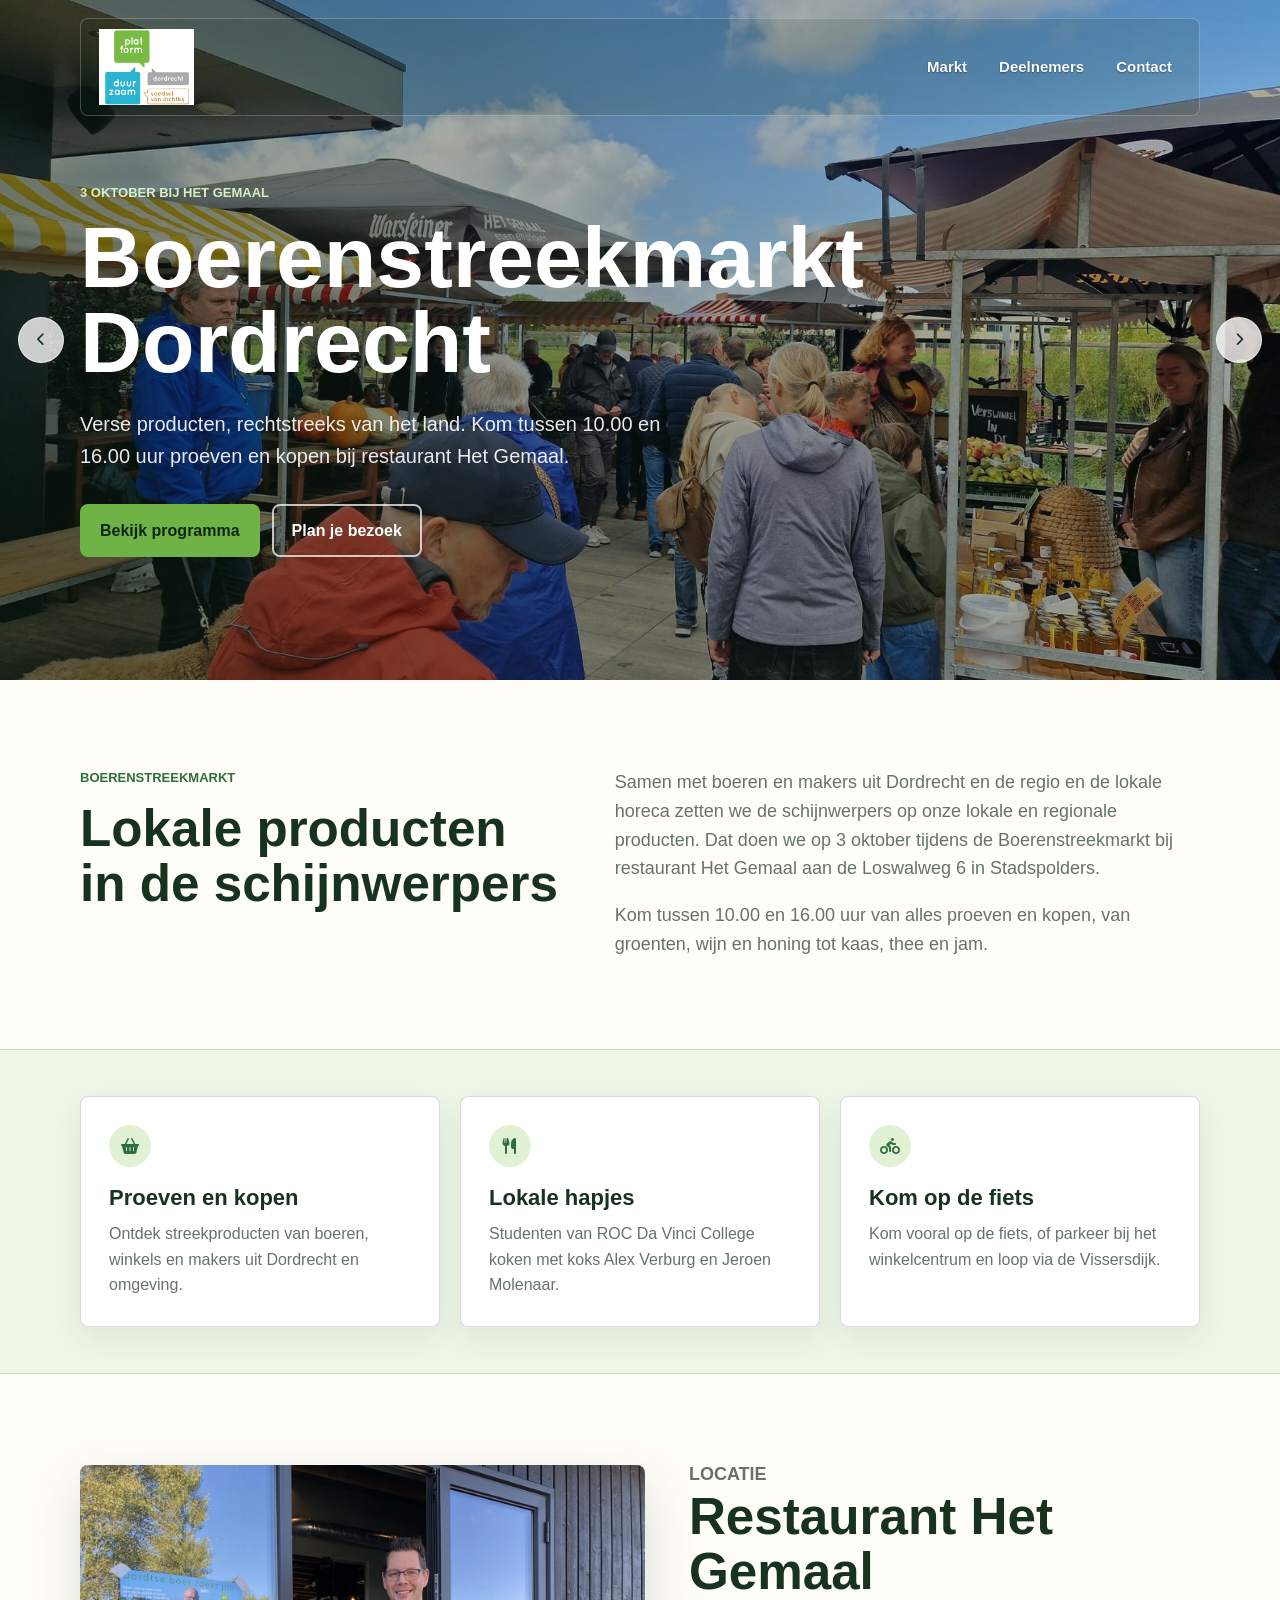
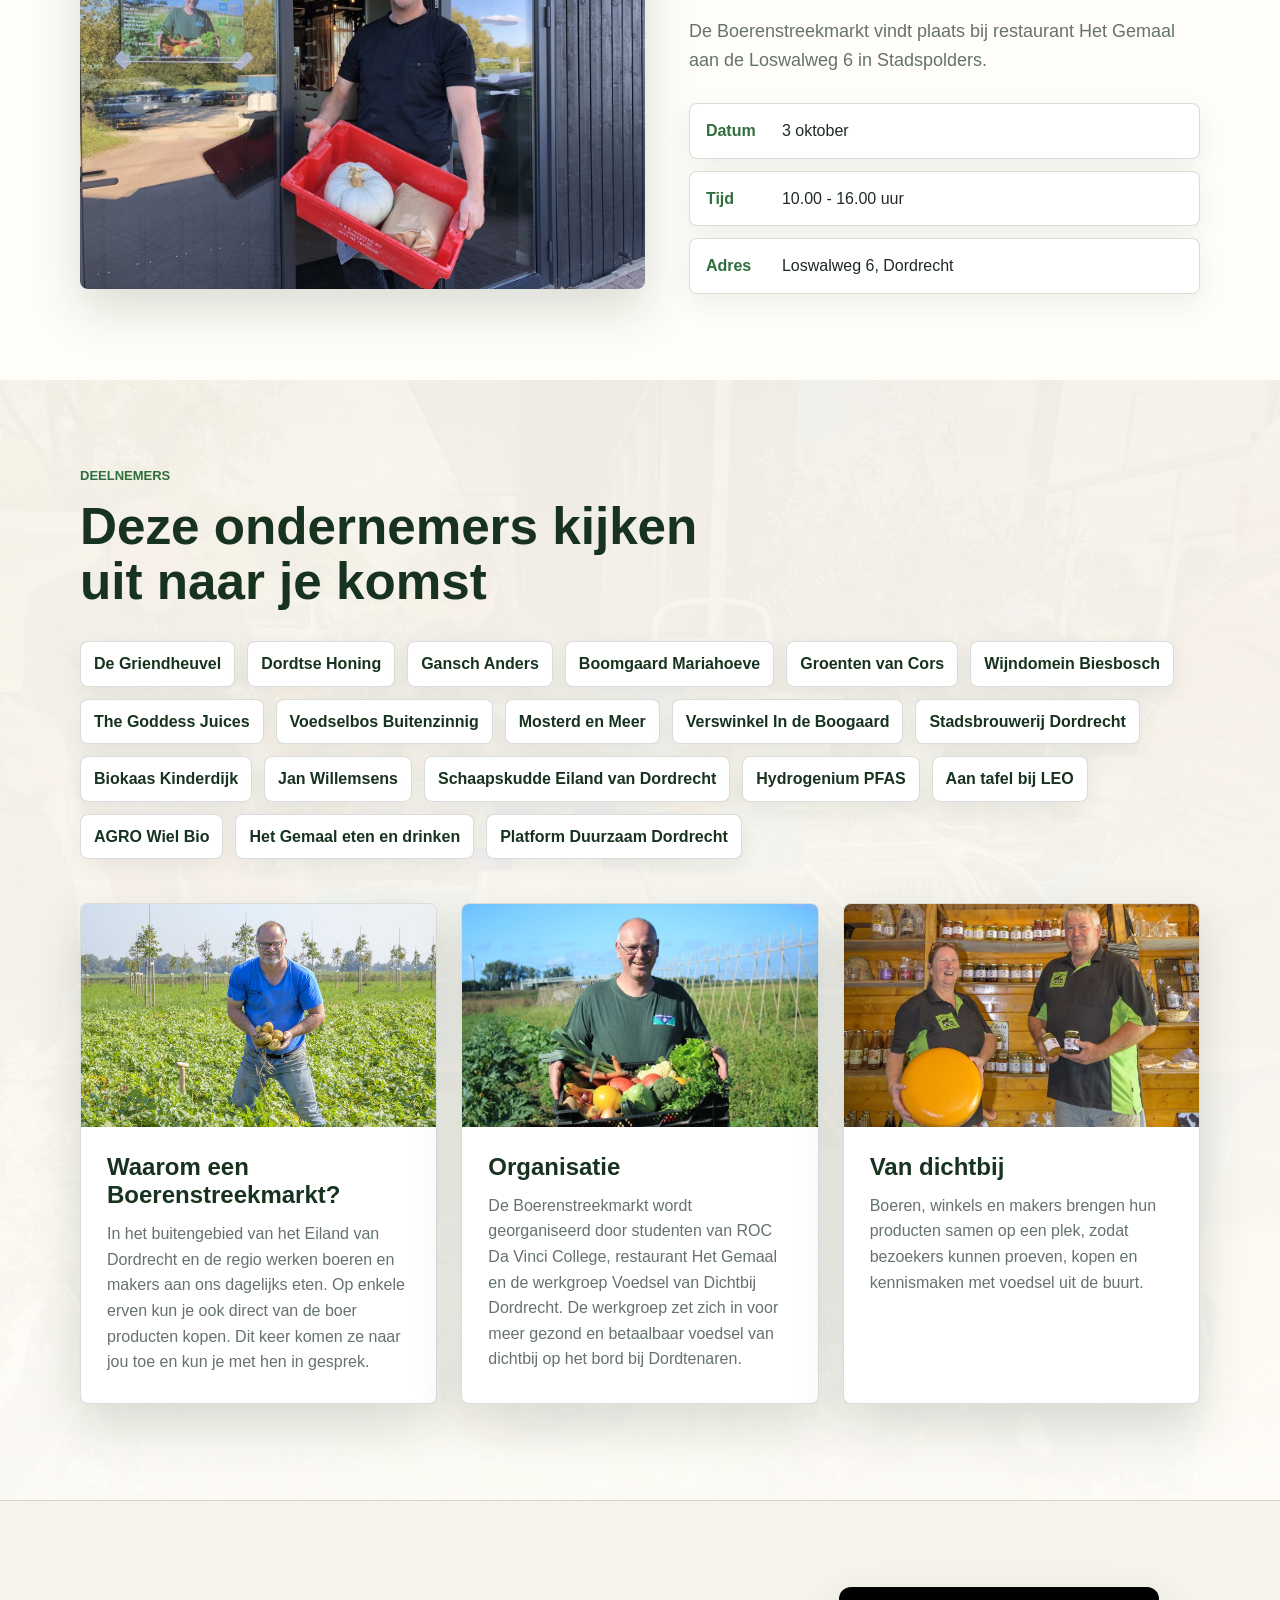
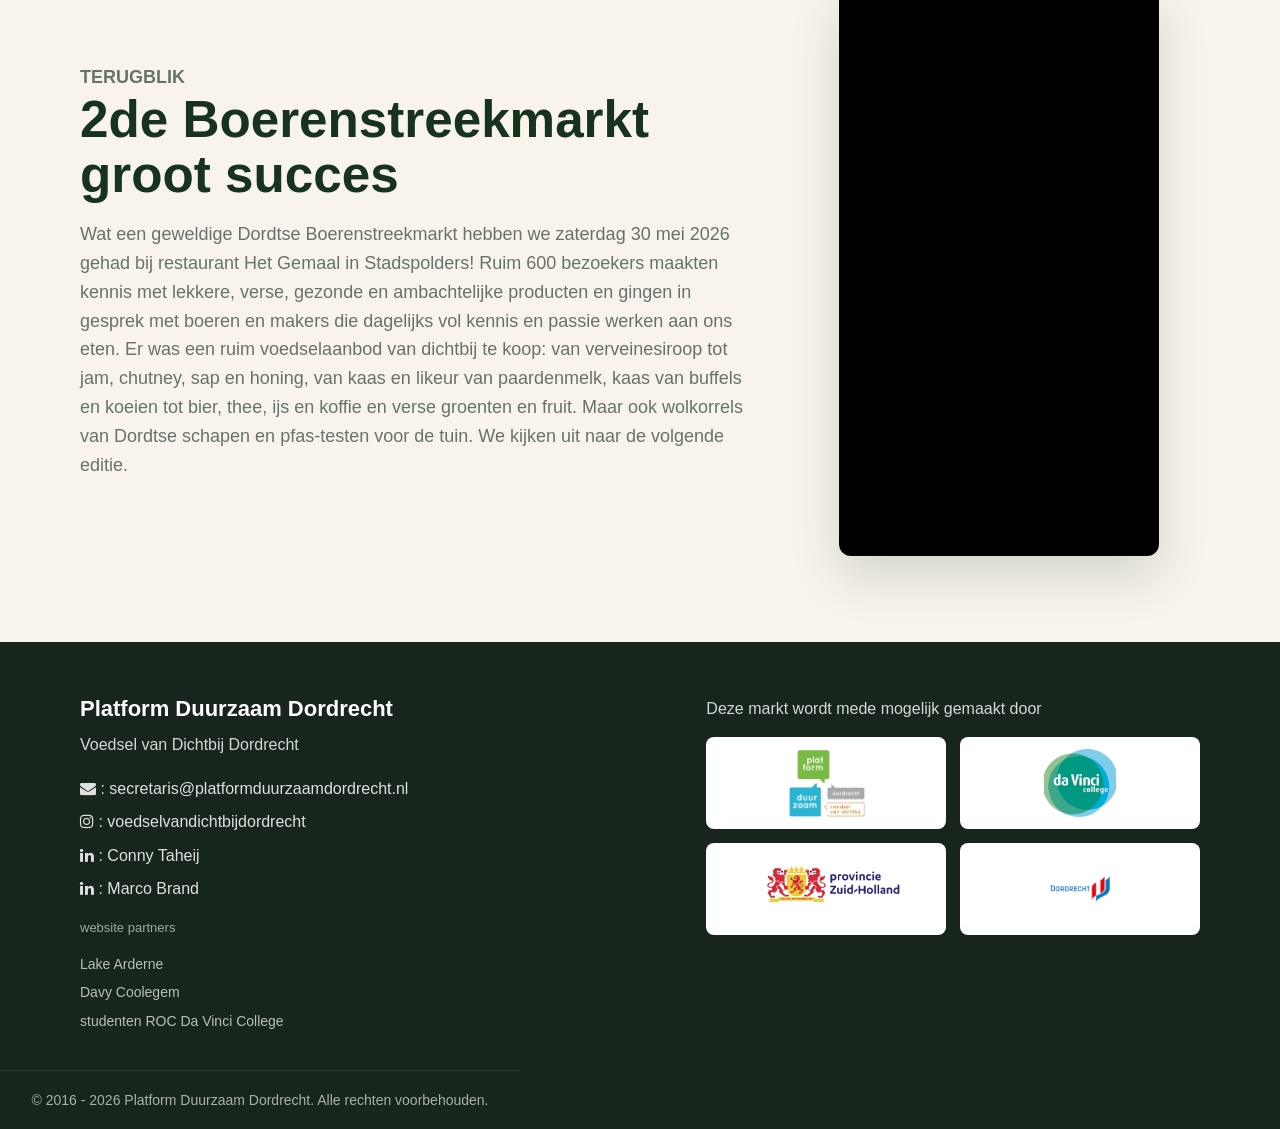
<file: index.html>
<!DOCTYPE html>
<html lang="nl">

<head>
    <meta charset="utf-8">
    <meta http-equiv="X-UA-Compatible" content="IE=edge">
    <meta name="viewport" content="width=device-width, initial-scale=1">
    <meta name="description" content="Boerenstreekmarkt Dordrecht op 3 oktober bij restaurant Het Gemaal.">
    <title>Boerenstreekmarkt Dordrecht</title>
    <link rel="stylesheet" href="page.css">
    <link rel="stylesheet" href="https://cdnjs.cloudflare.com/ajax/libs/font-awesome/6.5.0/css/all.min.css">
    <link rel="stylesheet" href="https://cdnjs.cloudflare.com/ajax/libs/font-awesome/4.7.0/css/font-awesome.min.css">
</head>

<body>
    <header class="site-header">
        <a class="logo-link" href="https://platformduurzaamdordrecht.nl/" aria-label="Platform Duurzaam Dordrecht">
            <img src="images/met voedsel van dichtbij .png" alt="Platform Duurzaam Dordrecht en Voedsel van Dichtbij Dordrecht">
        </a>
        <nav class="site-nav" aria-label="Hoofdnavigatie">
            <a href="#markt">Markt</a>
            <a href="#deelnemers">Deelnemers</a>
            <a href="#contact">Contact</a>
        </nav>
    </header>

    <main>
        <section class="hero" id="markt" aria-label="Boerenstreekmarkt Dordrecht">
            <div class="slider hero-slider">
                <article class="slide active">
                    <img src="images/boerenmarkt1-web.jpg" alt="Kramen en bezoekers op de Boerenstreekmarkt">
                    <div class="hero-content">
                        <p class="eyebrow">3 oktober bij Het Gemaal</p>
                        <h1><span class="hero-title-main">Boerenstreekmarkt</span> <span>Dordrecht</span></h1>
                        <p>Verse producten, rechtstreeks van het land. Kom tussen 10.00 en 16.00 uur proeven en kopen bij restaurant Het Gemaal.</p>
                        <div class="hero-actions">
                            <a class="button primary" href="#programma">Bekijk programma</a>
                            <a class="button secondary" href="#locatie">Plan je bezoek</a>
                        </div>
                    </div>
                </article>

                <article class="slide">
                    <img src="images/boerenmarkt2-web.jpg" alt="Verse streekproducten op de Boerenstreekmarkt">
                    <div class="hero-content">
                        <p class="eyebrow">Lokaal en regionaal</p>
                        <h1>Proef de regio</h1>
                        <p>Groenten, wijn, honing, kaas, thee, jam en meer van boeren en makers uit Dordrecht en de regio.</p>
                        <div class="hero-actions">
                            <a class="button primary" href="#deelnemers">Bekijk ondernemers</a>
                            <a class="button secondary" href="#waarom">Waarom deze markt?</a>
                        </div>
                    </div>
                </article>

                <article class="slide">
                    <img src="images/boerenmarkt3-web.jpg" alt="Bezoekers bij een kraam met streekproducten">
                    <div class="hero-content">
                        <p class="eyebrow">Koken met lokale ingredienten</p>
                        <h1>Ontmoet de makers</h1>
                        <p>Studenten van ROC Da Vinci College koken samen met professionele koks lekkere hapjes met lokale ingredienten.</p>
                        <div class="hero-actions">
                            <a class="button primary" href="#organisatie">Organisatie</a>
                            <a class="button secondary" href="#contact">Contact</a>
                        </div>
                    </div>
                </article>
            </div>

            <button class="slider-button hero-prev" type="button" aria-label="Vorige foto">
                <i class="fa-solid fa-chevron-left" aria-hidden="true"></i>
            </button>
            <button class="slider-button hero-next" type="button" aria-label="Volgende foto">
                <i class="fa-solid fa-chevron-right" aria-hidden="true"></i>
            </button>
        </section>

        <section class="intro-section" id="programma">
            <div class="section-inner intro-grid">
                <div>
                    <p class="section-label">Boerenstreekmarkt</p>
                    <h2>Lokale producten in de schijnwerpers</h2>
                </div>
                <div class="intro-copy">
                    <p>Samen met boeren en makers uit Dordrecht en de regio en de lokale horeca zetten we de schijnwerpers op onze lokale en regionale producten. Dat doen we op 3 oktober tijdens de Boerenstreekmarkt bij restaurant Het Gemaal aan de Loswalweg 6 in Stadspolders.</p>
                    <p>Kom tussen 10.00 en 16.00 uur van alles proeven en kopen, van groenten, wijn en honing tot kaas, thee en jam.</p>
                </div>
            </div>
        </section>

        <section class="feature-band">
            <div class="section-inner feature-grid">
                <article>
                    <i class="fa-solid fa-basket-shopping" aria-hidden="true"></i>
                    <h3>Proeven en kopen</h3>
                    <p>Ontdek streekproducten van boeren, winkels en makers uit Dordrecht en omgeving.</p>
                </article>
                <article>
                    <i class="fa-solid fa-utensils" aria-hidden="true"></i>
                    <h3>Lokale hapjes</h3>
                    <p>Studenten van ROC Da Vinci College koken met koks Alex Verburg en Jeroen Molenaar.</p>
                </article>
                <article>
                    <i class="fa-solid fa-person-biking" aria-hidden="true"></i>
                    <h3>Kom op de fiets</h3>
                    <p>Kom vooral op de fiets, of parkeer bij het winkelcentrum en loop via de Vissersdijk.</p>
                </article>
            </div>
        </section>

        <section class="location-section" id="locatie">
            <div class="section-inner location-grid">
                <div class="location-image">
                    <img src="images/het-gemaal-web.jpg" alt="Restaurant Het Gemaal met verse producten">
                </div>
                <div class="location-content">
                    <p class="section-label">Locatie</p>
                    <h2>Restaurant Het Gemaal</h2>
                    <p>De Boerenstreekmarkt vindt plaats bij restaurant Het Gemaal aan de Loswalweg 6 in Stadspolders.</p>
                    <div class="quick-facts">
                        <span><strong>Datum</strong> 3 oktober</span>
                        <span><strong>Tijd</strong> 10.00 - 16.00 uur</span>
                        <span><strong>Adres</strong> Loswalweg 6, Dordrecht</span>
                    </div>
                </div>
            </div>
        </section>

        <section class="agenda-section" id="deelnemers">
            <div class="section-inner">
                <div class="section-heading">
                    <p class="section-label">Deelnemers</p>
                    <h2>Deze ondernemers kijken uit naar je komst</h2>
                </div>

                <div class="participants">
                    <a href="http://www.degriendheuvel.nl" target="_blank" rel="noopener"><span>De Griendheuvel</span></a>
                    <a href="https://www.dordtsehoning.nl" target="_blank" rel="noopener"><span>Dordtse Honing</span></a>
                    <a href="https://ganschanders.nl/" target="_blank" rel="noopener"><span>Gansch Anders</span></a>
                    <a href="https://www.instagram.com/mariahoeve_dordrecht?stkn=MTltNDZ4ZDYxZHljaA%3D%3D" target="_blank" rel="noopener"><span>Boomgaard Mariahoeve</span></a>
                    <a href="https://zorgboerderijdezuidpunt.nl/dgvc/" target="_blank" rel="noopener"><span>Groenten van Cors</span></a>
                    <a href="https://wijndomein-biesbosch.nl" target="_blank" rel="noopener"><span>Wijndomein Biesbosch</span></a>
                    <a href="https://thegoddessjuices.nl" target="_blank" rel="noopener"><span>The Goddess Juices</span></a>
                    <a href="https://stichtingbuitenzinnig.nl/" target="_blank" rel="noopener"><span>Voedselbos Buitenzinnig</span></a>
                    <a href="https://mosterdenmeer.nl" target="_blank" rel="noopener"><span>Mosterd en Meer</span></a>
                    <a href="https://indebogaardagf.nl" target="_blank" rel="noopener"><span>Verswinkel In de Boogaard</span></a>
                    <a href="https://stadsbrouwerijdordrecht.nl" target="_blank" rel="noopener"><span>Stadsbrouwerij Dordrecht</span></a>
                    <a href="http://www.biokaaskinderdijk.nl/" target="_blank" rel="noopener"><span>Biokaas Kinderdijk</span></a>
                    <a href="https://www.boerengroen.nl/dordts-local" target="_blank" rel="noopener"><span>Jan Willemsens</span></a>
                    <a href="https://boerenvandordt.nl/boeren/schaapskudde-eiland-van-dordrecht" target="_blank" rel="noopener"><span>Schaapskudde Eiland van Dordrecht</span></a>
                    <a href="https://hglab.nl/" target="_blank" rel="noopener"><span>Hydrogenium PFAS</span></a>
                    <a href="https://www.aantafelbijleo.nl/" target="_blank" rel="noopener"><span>Aan tafel bij LEO</span></a>
                    <span>AGRO Wiel Bio</span>
                    <a href="https://www.gemaaldordrecht.nl/" target="_blank" rel="noopener"><span>Het Gemaal eten en drinken</span></a>
                    <a href="https://www.platformduurzaamdordrecht.nl" target="_blank" rel="noopener"><span>Platform Duurzaam Dordrecht</span></a>
                </div>

                <div class="story-grid" id="waarom">
                    <article>
                        <img src="images/jan-willemsens-web.jpg" alt="Boer met aardappelen op het land">
                        <h3>Waarom een Boerenstreekmarkt?</h3>
                        <p>In het buitengebied van het Eiland van Dordrecht en de regio werken boeren en makers aan ons dagelijks eten. Op enkele erven kun je ook direct van de boer producten kopen. Dit keer komen ze naar jou toe en kun je met hen in gesprek.</p>
                    </article>
                    <article id="organisatie">
                        <img src="images/corstiaan-den-boer-web.jpg" alt="Lokale maker met verse groenten">
                        <h3>Organisatie</h3>
                        <p>De Boerenstreekmarkt wordt georganiseerd door studenten van ROC Da Vinci College, restaurant Het Gemaal en de werkgroep Voedsel van Dichtbij Dordrecht. De werkgroep zet zich in voor meer gezond en betaalbaar voedsel van dichtbij op het bord bij Dordtenaren.</p>
                    </article>
                    <article>
                        <img src="images/griendheuvel-web.jpg" alt="Streekproducenten met producten in een winkel">
                        <h3>Van dichtbij</h3>
                        <p>Boeren, winkels en makers brengen hun producten samen op een plek, zodat bezoekers kunnen proeven, kopen en kennismaken met voedsel uit de buurt.</p>
                    </article>
                </div>
            </div>
        </section>

        <section class="success-section" id="terugblik">
            <div class="section-inner success-grid">
                <div class="success-content">
                    <p class="section-label">Terugblik</p>
                    <h2>2de Boerenstreekmarkt groot succes</h2>
                    <p>Wat een geweldige Dordtse Boerenstreekmarkt hebben we zaterdag 30 mei 2026 gehad bij restaurant Het Gemaal in Stadspolders! Ruim 600 bezoekers maakten kennis met lekkere, verse, gezonde en ambachtelijke producten en gingen in gesprek met boeren en makers die dagelijks vol kennis en passie werken aan ons eten. Er was een ruim voedselaanbod van dichtbij te koop: van verveinesiroop tot jam, chutney, sap en honing, van kaas en likeur van paardenmelk, kaas van buffels en koeien tot bier, thee, ijs en koffie en verse groenten en fruit. Maar ook wolkorrels van Dordtse schapen en pfas-testen voor de tuin. We kijken uit naar de volgende editie.</p>
                </div>
                <div class="success-video">
                    <div class="video-container">
                        <iframe src="https://www.youtube.com/embed/fYgmXPCjM1I" title="Terugblik 2de Boerenstreekmarkt" allow="accelerometer; autoplay; clipboard-write; encrypted-media; gyroscope; picture-in-picture; web-share" allowfullscreen></iframe>
                    </div>
                </div>
            </div>
        </section>
    </main>

    <footer class="site-footer" id="contact">
        <div class="section-inner footer-grid">
            <div>
                <h2>Platform Duurzaam Dordrecht</h2>
                <p>Voedsel van Dichtbij Dordrecht</p>
                <address>
                    <a href="mailto:secretaris@platformduurzaamdordrecht.nl">
                        <i class="fa fa-envelope"></i> : secretaris@platformduurzaamdordrecht.nl
                    </a>

                    <a href="https://www.instagram.com/voedselvandichtbijdordrecht/" target="_blank" rel="noopener">
                        <i class="fa fa-instagram"></i> : voedselvandichtbijdordrecht
                    </a>
                    <a href="https://www.linkedin.com/in/conny-taheij/" target="_blank" rel="noopener">
                        <i class="fa fa-linkedin"></i> : Conny Taheij
                    </a>
                    <a href="https://www.linkedin.com/in/marcobrand1/" target="_blank" rel="noopener">
                        <i class="fa fa-linkedin"></i> : Marco Brand
                    </a>
                </address>
                <div class="footer-contacts">
                    <p style="margin: 16px 0 8px; font-size: 13px; color: rgba(255, 255, 255, 0.6);">website partners</p>
                    <div class="contact-person">Lake Arderne </div>
                    <div class="contact-person">Davy Coolegem </div>
                    <div class="contact-person">studenten ROC Da Vinci College</div>
                </div>
                
            </div>
            <div class="footer-partners">
                <p>Deze markt wordt mede mogelijk gemaakt door</p>
                <div class="partner-logos">
                    <img src="images/met voedsel van dichtbij .png" alt="Platform Duurzaam Dordrecht en Voedsel van Dichtbij Dordrecht">
                    <img src="images/davinci_logo.png" alt="ROC Da Vinci College">
                    <img src="images/Provincie Zuid-Holland-Basislogo-RGB-1.0_extra-onderruimte.png" alt="Provincie Zuid-Holland">
                    <img src="images/logo_Dordrecht.png" alt="Gemeente Dordrecht">
                </div>
            </div>
        </div>
        <p class="copyright">&copy; 2016 - 2026 Platform Duurzaam Dordrecht. Alle rechten voorbehouden.</p>
    </footer>

    <script src="page.js"></script>
</body>

</html>
</file>
<file: page.css>
:root {
    --green-900: #17331f;
    --green-700: #2f6f3d;
    --green-500: #6fb347;
    --sky-500: #2f9fbd;
    --cream: #f8f4ec;
    --paper: #fffdf8;
    --ink: #1f2a24;
    --muted: #65736a;
    --line: rgba(23, 51, 31, 0.16);
    --shadow: 0 20px 50px rgba(23, 51, 31, 0.16);
}

* {
    box-sizing: border-box;
}

html {
    scroll-behavior: smooth;
}

body {
    margin: 0;
    overflow-x: hidden;
    background: var(--paper);
    color: var(--ink);
    font-family: Arial, Helvetica, sans-serif;
    line-height: 1.6;
}

img {
    display: block;
    max-width: 100%;
}

a {
    color: inherit;
}

.section-inner {
    width: min(1120px, calc(100% - 40px));
    margin: 0 auto;
}

.site-header {
    position: absolute;
    top: 18px;
    left: 50%;
    z-index: 20;
    display: flex;
    width: min(1120px, calc(100% - 32px));
    min-height: 66px;
    align-items: center;
    justify-content: space-between;
    gap: 18px;
    padding: 10px 14px 10px 18px;
    transform: translateX(-50%);
    border: 1px solid rgba(255, 255, 255, 0.22) !important;
    border-radius: 8px;
    background: rgba(23, 51, 31, 0.12) !important;
    box-shadow: none !important;
    backdrop-filter: none !important;
    transition: background 0.2s ease, border-color 0.2s ease;
}

.logo-link {
    display: inline-flex;
    align-items: center;
    text-decoration: none;
}

.logo-link img {
    width: auto;
    height: 76px;
    max-width: 260px;
    object-fit: contain;
}

.site-nav {
    display: flex;
    align-items: center;
    gap: 6px;
}

.site-nav a {
    border-radius: 8px;
    padding: 9px 13px;
    color: rgba(255, 255, 255, 0.96);
    font-size: 15px;
    font-weight: 700;
    text-decoration: none;
    text-shadow: 0 1px 2px rgba(0, 0, 0, 0.4);
}



.site-nav a:hover,
.site-nav a:focus-visible {
    background: rgba(255, 255, 255, 0.14);
    outline: none;
}

.hero {
    position: relative;
    min-height: 680px;
    overflow: hidden;
    background: var(--green-900);
}

.hero-slider {
    position: relative;
    min-height: 680px;
}

.slide {
    position: absolute;
    inset: 0;
    display: grid;
    place-items: center;
    opacity: 0;
    pointer-events: none;
    transition: opacity 0.8s ease;
}

.slide.active {
    opacity: 1;
    pointer-events: auto;
}

.slide::after {
    position: absolute;
    inset: 0;
    content: "";
    background:
        linear-gradient(90deg, rgba(13, 31, 18, 0.48) 0%, rgba(13, 31, 18, 0.28) 46%, rgba(13, 31, 18, 0.08) 100%),
        linear-gradient(0deg, rgba(13, 31, 18, 0.18), rgba(13, 31, 18, 0.04));
}

.slide img {
    position: absolute;
    inset: 0;
    width: 100%;
    height: 100%;
    object-fit: cover;
}

.hero-content {
    position: relative;
    z-index: 2;
    width: min(1120px, calc(100% - 40px));
    margin-top: 60px;
    color: white;
}

.eyebrow,
.section-label {
    margin: 0 0 12px;
    color: #d6efc6;
    font-size: 13px;
    font-weight: 800;
    letter-spacing: 0;
    text-transform: uppercase;
}

.hero-content h1 {
    max-width: 100%;
    margin: 0;
    font-size: clamp(44px, 7vw, 86px);
    line-height: 0.98;
    letter-spacing: 0;
    overflow-wrap: break-word;
    word-break: keep-all;
    white-space: normal;
}

.hero-content h1 span {
    display: block;
}

.hero-title-main {
    white-space: nowrap;
}

.hero-content > p:not(.eyebrow) {
    max-width: 620px;
    margin: 24px 0 0;
    color: rgba(255, 255, 255, 0.9);
    font-size: 20px;
}

.hero-actions {
    display: flex;
    flex-wrap: wrap;
    gap: 12px;
    margin-top: 32px;
}

.button {
    display: inline-flex;
    min-height: 48px;
    align-items: center;
    justify-content: center;
    border: 2px solid transparent;
    border-radius: 8px;
    padding: 12px 18px;
    font-weight: 800;
    text-decoration: none;
    transition: transform 0.2s ease, background 0.2s ease, border-color 0.2s ease;
}

.button:hover,
.button:focus-visible {
    transform: translateY(-2px);
    outline: none;
}

.button.primary {
    background: var(--green-500);
    color: #0f2615;
}

.button.secondary {
    border-color: rgba(255, 255, 255, 0.72);
    color: white;
}

.button.secondary:hover,
.button.secondary:focus-visible {
    background: white;
    color: var(--green-900);
}

.slider-button {
    position: absolute;
    top: 50%;
    z-index: 5;
    display: inline-grid;
    width: 46px;
    height: 46px;
    place-items: center;
    border: 1px solid rgba(255, 255, 255, 0.58);
    border-radius: 50%;
    background: rgba(255, 255, 255, 0.78);
    color: var(--green-900);
    cursor: pointer;
    transform: translateY(-50%);
    transition: background 0.2s ease, transform 0.2s ease;
}

.slider-button:hover,
.slider-button:focus-visible {
    background: white;
    outline: none;
    transform: translateY(-50%) scale(1.05);
}

.hero-prev {
    left: max(18px, calc((100vw - 1120px) / 2 - 72px));
}

.hero-next {
    right: max(18px, calc((100vw - 1120px) / 2 - 72px));
}

.intro-section {
    padding: 88px 0 72px;
    background: var(--paper);
}

.intro-grid {
    display: grid;
    grid-template-columns: 0.9fr 1.1fr;
    gap: 56px;
    align-items: start;
}

.section-label {
    color: var(--green-700);
}

.intro-grid h2,
.section-heading h2 {
    margin: 0;
    color: var(--green-900);
    font-size: clamp(32px, 4vw, 52px);
    line-height: 1.08;
    letter-spacing: 0;
}

.intro-copy p {
    margin: 0 0 18px;
    color: var(--muted);
    font-size: 18px;
}

.feature-band {
    padding: 46px 0;
    background: #eef6e8;
    border-block: 1px solid var(--line);
}

.feature-grid {
    display: grid;
    grid-template-columns: repeat(3, 1fr);
    gap: 20px;
}

.feature-grid article {
    min-height: 190px;
    padding: 28px;
    border: 1px solid var(--line);
    border-radius: 8px;
    background: white;
    box-shadow: 0 12px 30px rgba(23, 51, 31, 0.08);
}

.feature-grid i {
    display: inline-grid;
    width: 42px;
    height: 42px;
    margin-bottom: 18px;
    place-items: center;
    border-radius: 50%;
    background: #e0f2d3;
    color: var(--green-700);
}

.feature-grid h3,
.agenda-panel h3,
.site-footer h2 {
    margin: 0 0 10px;
    color: var(--green-900);
    font-size: 22px;
    line-height: 1.2;
}

.feature-grid p {
    margin: 0;
    color: var(--muted);
}

.agenda-section {
    padding: 86px 0 96px;
    background:
        linear-gradient(180deg, rgba(248, 244, 236, 0.96), rgba(255, 253, 248, 0.98)),
        url("images/boerenmarkt2-web.jpg") center / cover;
}

.section-heading {
    max-width: 680px;
    margin-bottom: 32px;
}

.agenda-grid {
    display: grid;
    grid-template-columns: repeat(3, 1fr);
    gap: 20px;
}

.agenda-panel {
    display: flex;
    min-height: 360px;
    flex-direction: column;
    gap: 16px;
    padding: 28px;
    border: 1px solid var(--line);
    border-radius: 8px;
    background: rgba(255, 255, 255, 0.94);
    box-shadow: var(--shadow);
}

.agenda-panel.accent {
    background: var(--green-900);
    color: white;
}

.agenda-panel.accent h3,
.agenda-panel.accent .agenda-item p {
    color: white;
}

.agenda-panel.accent .agenda-item {
    border-color: rgba(255, 255, 255, 0.22);
}

.agenda-panel.accent .agenda-item span {
    background: #d6efc6;
    color: var(--green-900);
}

.agenda-item {
    display: grid;
    grid-template-columns: 86px 1fr;
    gap: 14px;
    align-items: start;
    padding-top: 16px;
    border-top: 1px solid var(--line);
}

.agenda-item span {
    display: inline-flex;
    min-height: 34px;
    align-items: center;
    justify-content: center;
    border-radius: 8px;
    background: #e8f3df;
    color: var(--green-900);
    font-size: 14px;
    font-weight: 800;
    text-align: center;
}

.agenda-item p {
    margin: 0;
    color: var(--muted);
}

.location-section {
    padding: 86px 0;
    background: var(--paper);
}

.location-grid {
    display: grid;
    grid-template-columns: 1.05fr 0.95fr;
    gap: 44px;
    align-items: center;
}

.location-image {
    overflow: hidden;
    border-radius: 8px;
    box-shadow: var(--shadow);
}

.location-image img {
    width: 100%;
    aspect-ratio: 4 / 3;
    object-fit: cover;
}

.location-content h2 {
    margin: 0 0 18px;
    color: var(--green-900);
    font-size: clamp(32px, 4vw, 52px);
    line-height: 1.08;
}

.location-content p {
    margin: 0;
    color: var(--muted);
    font-size: 18px;
}

.quick-facts {
    display: grid;
    gap: 12px;
    margin-top: 28px;
}

.quick-facts span {
    display: flex;
    gap: 12px;
    align-items: center;
    padding: 14px 16px;
    border: 1px solid var(--line);
    border-radius: 8px;
    background: white;
    box-shadow: 0 10px 24px rgba(23, 51, 31, 0.07);
}

.quick-facts strong {
    min-width: 64px;
    color: var(--green-700);
}

.participants {
    display: flex;
    flex-wrap: wrap;
    gap: 12px;
    margin-bottom: 44px;
}

.participants span {
    display: inline-flex;
    min-height: 42px;
    align-items: center;
    border: 1px solid var(--line);
    border-radius: 8px;
    padding: 9px 13px;
    background: white;
    color: var(--green-900);
    font-weight: 800;
    box-shadow: 0 8px 22px rgba(23, 51, 31, 0.07);
}

.story-grid {
    display: grid;
    grid-template-columns: repeat(3, 1fr);
    gap: 24px;
}

.story-grid article {
    overflow: hidden;
    border: 1px solid var(--line);
    border-radius: 8px;
    background: white;
    box-shadow: var(--shadow);
}

.story-grid img {
    width: 100%;
    aspect-ratio: 16 / 10;
    object-fit: cover;
}

.story-grid h3 {
    margin: 26px 26px 12px;
    color: var(--green-900);
    font-size: 24px;
    line-height: 1.18;
}

.story-grid p {
    margin: 0 26px 28px;
    color: var(--muted);
}

.site-footer {
    background: #17251c;
    color: rgba(255, 255, 255, 0.82);
}

.footer-grid {
    display: grid;
    grid-template-columns: 1.2fr 1fr;
    gap: 34px;
    align-items: start;
    padding: 54px 0 38px;
}

.site-footer h2 {
    color: white;
}

.site-footer p {
    max-width: 520px;
    margin: 0;
}

.site-footer address {
    display: grid;
    gap: 8px;
    margin-top: 18px;
    font-style: normal;
}

.site-footer a {
    color: rgba(255, 255, 255, 0.86);
    text-decoration: none;
}

.site-footer a:hover,
.site-footer a:focus-visible {
    color: #d6efc6;
    outline: none;
}

.footer-contacts {
    display: flex;
    flex-direction: column;
    gap: 6px;
}

.contact-person {
    font-weight: 400;
    font-size: 14px;
    color: rgba(255, 255, 255, 0.7);
}

.footer-partners p {
    margin: 0 0 16px;
}

.partner-logos {
    display: grid;
    grid-template-columns: 1fr 1fr;
    gap: 14px;
    align-items: center;
    margin-bottom: 16px;
}

.partner-logos img {
    width: 100%;
    max-height: 92px;
    object-fit: contain;
    border-radius: 8px;
    background: white;
    padding: 12px;
}

.copyright {
    margin: 0;
    padding: 18px 20px;
    border-top: 1px solid rgba(255, 255, 255, 0.12);
    color: rgba(255, 255, 255, 0.64);
    font-size: 14px;
    text-align: center;
}

.success-section {
    padding: 86px 0;
    background: var(--cream);
    border-top: 1px solid var(--line);
}

.success-grid {
    display: grid;
    grid-template-columns: 1.25fr 0.75fr;
    gap: 48px;
    align-items: center;
}

.success-content h2 {
    margin: 0 0 18px;
    color: var(--green-900);
    font-size: clamp(32px, 4vw, 52px);
    line-height: 1.08;
}

.success-content p {
    color: var(--muted);
    font-size: 18px;
    line-height: 1.6;
    margin: 0;
}

.success-video {
    display: flex;
    justify-content: center;
    align-items: center;
}

.video-container {
    position: relative;
    width: 100%;
    max-width: 320px;
    aspect-ratio: 9 / 16;
    border-radius: 12px;
    overflow: hidden;
    box-shadow: var(--shadow);
    border: 1px solid var(--line);
    background: #000;
}

.video-container iframe {
    position: absolute;
    top: 0;
    left: 0;
    width: 100%;
    height: 100%;
    border: 0;
}

@media (max-width: 980px) {
    .hero,
    .hero-slider {
        min-height: 620px;
    }

    .intro-grid,
    .feature-grid,
    .agenda-grid,
    .location-grid,
    .story-grid,
    .success-grid,
    .footer-grid {
        grid-template-columns: 1fr;
    }

    .success-grid {
        gap: 32px;
    }

    .video-container {
        margin: 0 auto;
    }

    .agenda-panel {
        min-height: auto;
    }
}

@media (max-width: 720px) {
    .section-inner {
        width: min(100% - 28px, 1120px);
    }

    .site-header {
        top: 10px;
        width: calc(100% - 20px);
        align-items: center;
        flex-direction: row;
        justify-content: space-between;
        gap: 10px;
        padding: 8px 10px;
        background: rgba(23, 51, 31, 0.08) !important;
    }

    .logo-link img {
        width: auto;
        height: 46px;
    }

    .site-nav {
        width: auto;
        justify-content: flex-end;
        align-items: center;
    }

    .site-nav a {
        padding: 7px 8px;
        font-size: 13px;
    }

    .hero,
    .hero-slider {
        min-height: 680px;
    }

    .hero-content {
        width: min(100% - 30px, 1120px);
        margin-top: 110px;
    }

    .hero-content h1 {
        font-size: clamp(29px, 8.2vw, 34px);
        line-height: 1.08;
    }

    .hero-content > p:not(.eyebrow) {
        font-size: 18px;
    }

    .hero-actions {
        align-items: stretch;
        flex-direction: column;
    }

    .button {
        width: 100%;
    }

    .slider-button {
        top: auto;
        bottom: 22px;
        transform: none;
    }

    .slider-button:hover,
    .slider-button:focus-visible {
        transform: scale(1.05);
    }

    .hero-prev {
        left: 18px;
    }

    .hero-next {
        right: 18px;
    }

    .intro-section,
    .agenda-section {
        padding: 62px 0;
    }

    .feature-grid article,
    .agenda-panel {
        padding: 22px;
    }

    .agenda-item {
        grid-template-columns: 1fr;
        gap: 9px;
    }

    .agenda-item span {
        width: fit-content;
        padding: 0 12px;
    }

    .quick-facts span {
        align-items: flex-start;
        flex-direction: column;
        gap: 3px;
    }

    .participants span {
        width: 100%;
    }

    .partner-logos {
        grid-template-columns: 1fr;
    }
}
</file>
